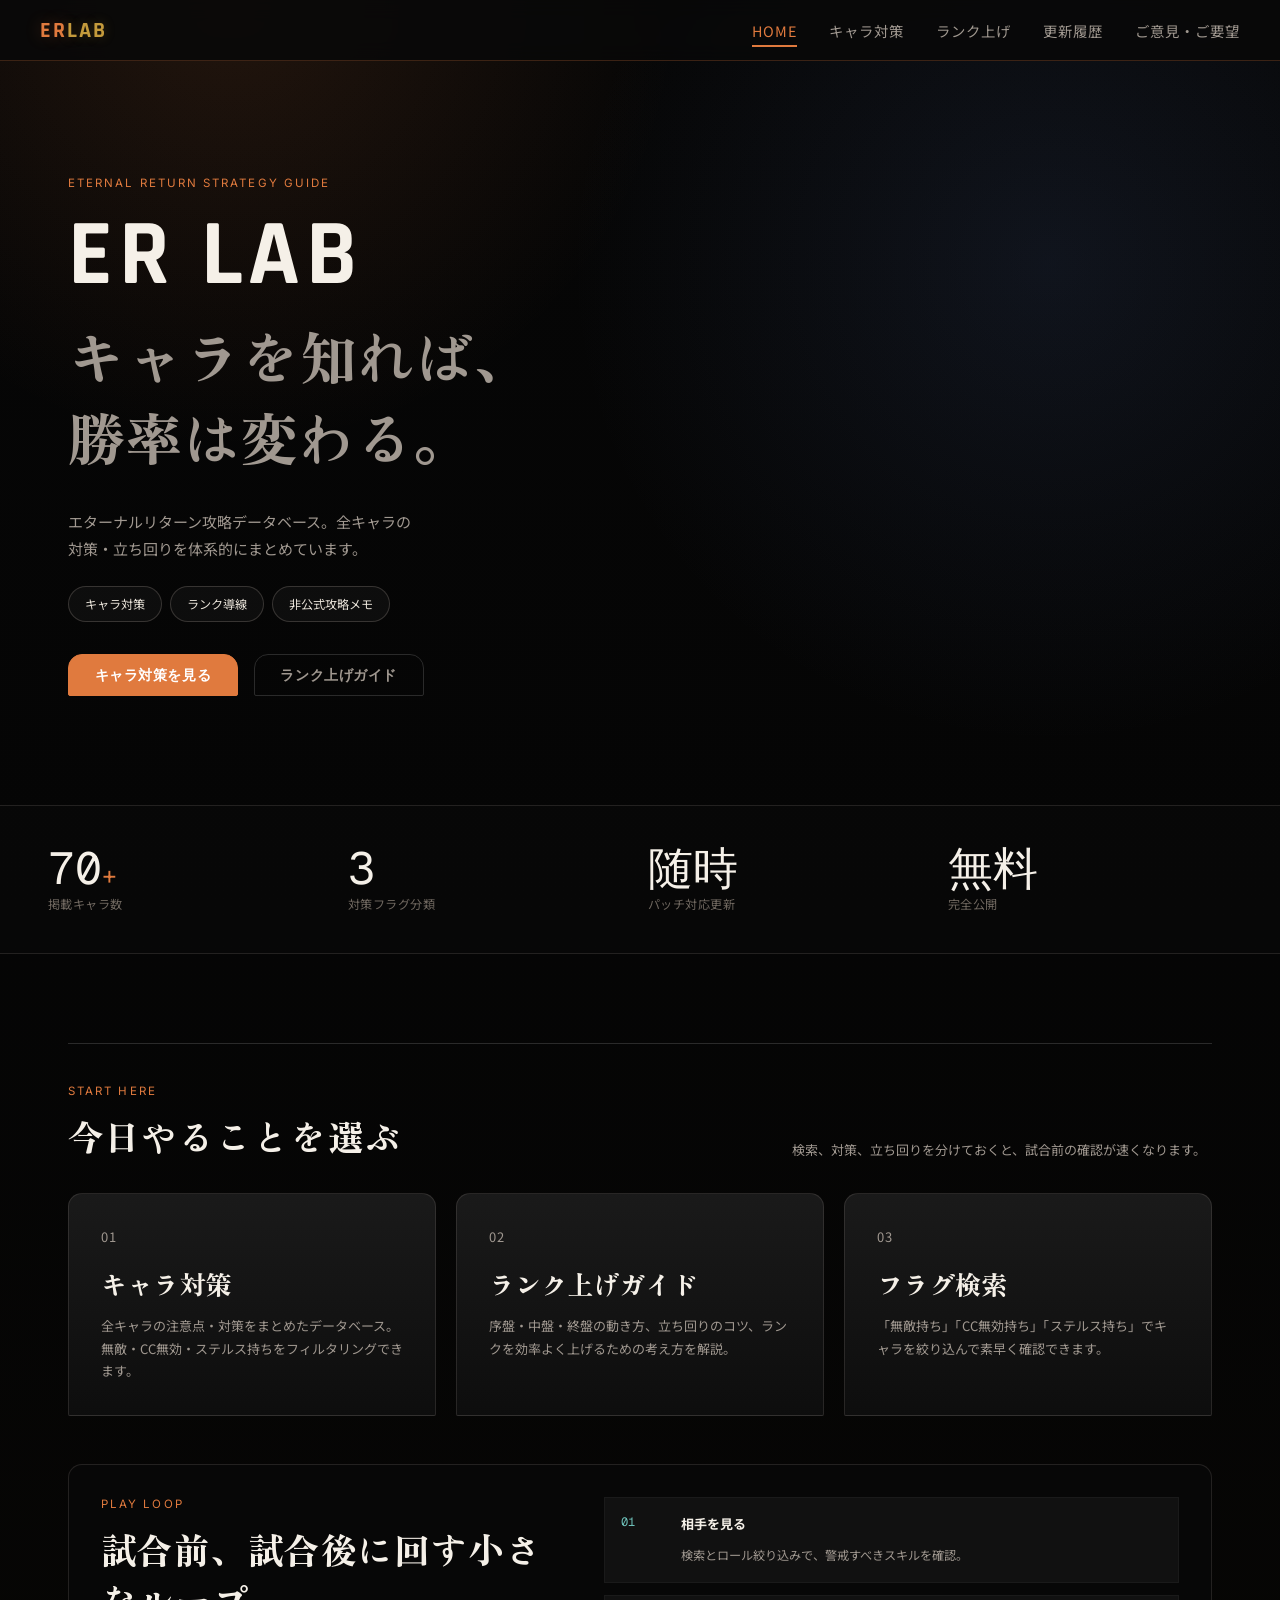
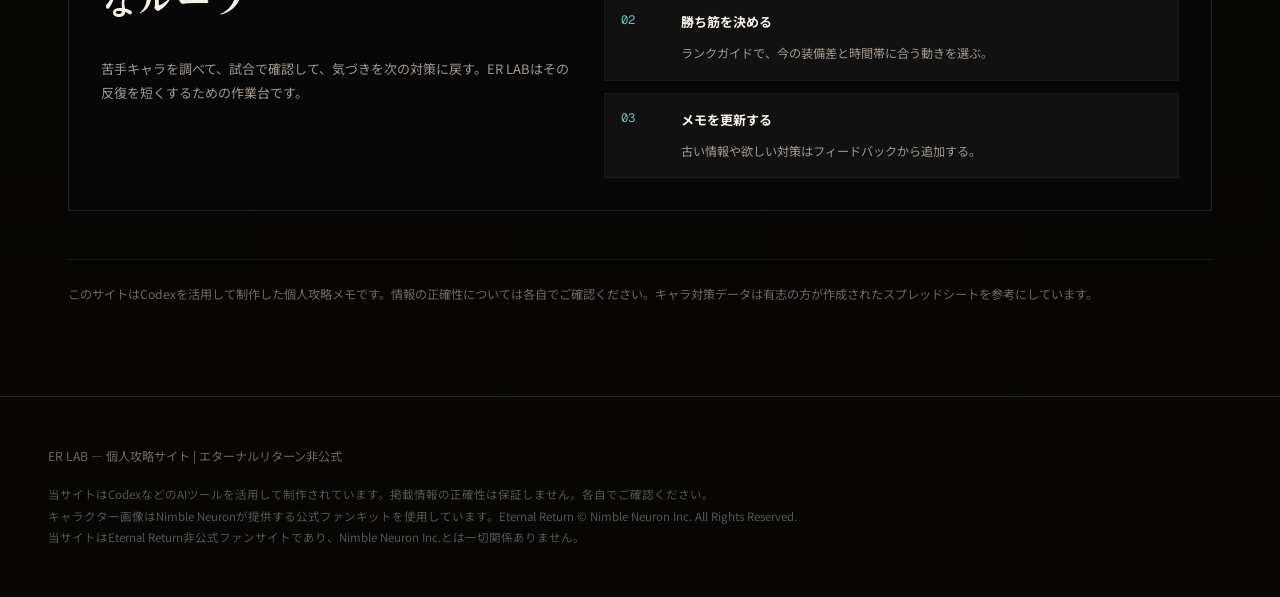
<file: index.html>
<!DOCTYPE html>
<html lang="ja">
<head>
  <meta charset="UTF-8">
  <meta name="viewport" content="width=device-width, initial-scale=1.0">
  <title>ER LAB — エターナルリターン攻略</title>
  <link rel="preconnect" href="https://fonts.googleapis.com">
  <link rel="preconnect" href="https://fonts.gstatic.com" crossorigin>
  <link href="https://fonts.googleapis.com/css2?family=Rajdhani:wght@400;600;700&family=Noto+Sans+JP:wght@400;500;700&family=Zen+Antique&family=Inter:wght@400;600&display=swap" rel="stylesheet">
  <link rel="preload" as="style" href="https://fonts.googleapis.com/css2?family=Geist+Mono:wght@400;500;700&display=swap">
  <link href="https://fonts.googleapis.com/css2?family=Geist+Mono:wght@400;500;700&display=swap" rel="stylesheet">
  <link rel="stylesheet" href="css/style.css">
</head>
<body>

<nav>
  <div class="nav-inner">
    <a href="index.html" class="nav-logo">ER<span>LAB</span></a>
    <ul class="nav-links">
      <li><a href="index.html" class="active">HOME</a></li>
      <li><a href="characters.html">キャラ対策</a></li>
      <li><a href="rank-guide.html">ランク上げ</a></li>
      <li><a href="changelog.html">更新履歴</a></li>
      <li><a href="feedback.html">ご意見・ご要望</a></li>
    </ul>
  </div>
</nav>

<div class="hero">
  <div class="hero-inner">
    <div class="hero-copy">
      <p class="hero-eyebrow">ETERNAL RETURN STRATEGY GUIDE</p>
      <h1 class="hero-title">
        <span class="hero-title-en">ER LAB</span>
        <span class="hero-title-jp">キャラを知れば、<br>勝率は変わる。</span>
      </h1>
      <p class="hero-lead">エターナルリターン攻略データベース。全キャラの対策・立ち回りを体系的にまとめています。</p>
      <div class="hero-points" aria-label="ER LABの特徴">
        <span>キャラ対策</span>
        <span>ランク導線</span>
        <span>非公式攻略メモ</span>
      </div>
      <div class="hero-cta">
        <a href="characters.html" class="btn btn-primary">キャラ対策を見る</a>
        <a href="rank-guide.html" class="btn btn-secondary">ランク上げガイド</a>
      </div>
    </div>
  </div>
</div>

<div class="data-strip">
  <div class="data-strip-inner">
    <div class="data-item">
      <span class="data-num">70<span class="data-unit">+</span></span>
      <span class="data-label">掲載キャラ数</span>
    </div>
    <div class="data-item">
      <span class="data-num">3</span>
      <span class="data-label">対策フラグ分類</span>
    </div>
    <div class="data-item">
      <span class="data-num">随時</span>
      <span class="data-label">パッチ対応更新</span>
    </div>
    <div class="data-item">
      <span class="data-num">無料</span>
      <span class="data-label">完全公開</span>
    </div>
  </div>
</div>

<main>
  <div class="section-rule"></div>
  <div class="section-heading-row">
    <div>
      <p class="page-eyebrow">START HERE</p>
      <h2 class="section-title">今日やることを選ぶ</h2>
    </div>
    <p class="section-copy">検索、対策、立ち回りを分けておくと、試合前の確認が速くなります。</p>
  </div>
  <div class="cards-grid">
    <a href="characters.html" class="card">
      <p class="card-num">01</p>
      <h3>キャラ対策</h3>
      <p>全キャラの注意点・対策をまとめたデータベース。無敵・CC無効・ステルス持ちをフィルタリングできます。</p>
    </a>
    <a href="rank-guide.html" class="card">
      <p class="card-num">02</p>
      <h3>ランク上げガイド</h3>
      <p>序盤・中盤・終盤の動き方、立ち回りのコツ、ランクを効率よく上げるための考え方を解説。</p>
    </a>
    <a href="characters.html" class="card">
      <p class="card-num">03</p>
      <h3>フラグ検索</h3>
      <p>「無敵持ち」「CC無効持ち」「ステルス持ち」でキャラを絞り込んで素早く確認できます。</p>
    </a>
  </div>

  <section class="workflow-band" aria-label="ER LABの使い方">
    <div class="workflow-copy">
      <p class="page-eyebrow">PLAY LOOP</p>
      <h2 class="section-title">試合前、試合後に回す小さなループ</h2>
      <p>苦手キャラを調べて、試合で確認して、気づきを次の対策に戻す。ER LABはその反復を短くするための作業台です。</p>
    </div>
    <div class="workflow-steps">
      <div class="workflow-step">
        <span class="step-index">01</span>
        <strong>相手を見る</strong>
        <p>検索とロール絞り込みで、警戒すべきスキルを確認。</p>
      </div>
      <div class="workflow-step">
        <span class="step-index">02</span>
        <strong>勝ち筋を決める</strong>
        <p>ランクガイドで、今の装備差と時間帯に合う動きを選ぶ。</p>
      </div>
      <div class="workflow-step">
        <span class="step-index">03</span>
        <strong>メモを更新する</strong>
        <p>古い情報や欲しい対策はフィードバックから追加する。</p>
      </div>
    </div>
  </section>

  <div class="site-note">
    このサイトはCodexを活用して制作した個人攻略メモです。情報の正確性については各自でご確認ください。キャラ対策データは有志の方が作成されたスプレッドシートを参考にしています。
  </div>
</main>

<footer>
  ER LAB — 個人攻略サイト | エターナルリターン非公式<br>
  <small style="font-size:0.72rem; color:#555;">
    当サイトはCodexなどのAIツールを活用して制作されています。掲載情報の正確性は保証しません。各自でご確認ください。<br>
    キャラクター画像はNimble Neuronが提供する公式ファンキットを使用しています。Eternal Return &copy; Nimble Neuron Inc. All Rights Reserved.<br>
    当サイトはEternal Return非公式ファンサイトであり、Nimble Neuron Inc.とは一切関係ありません。
  </small>
</footer>

</body>
</html>
</file>
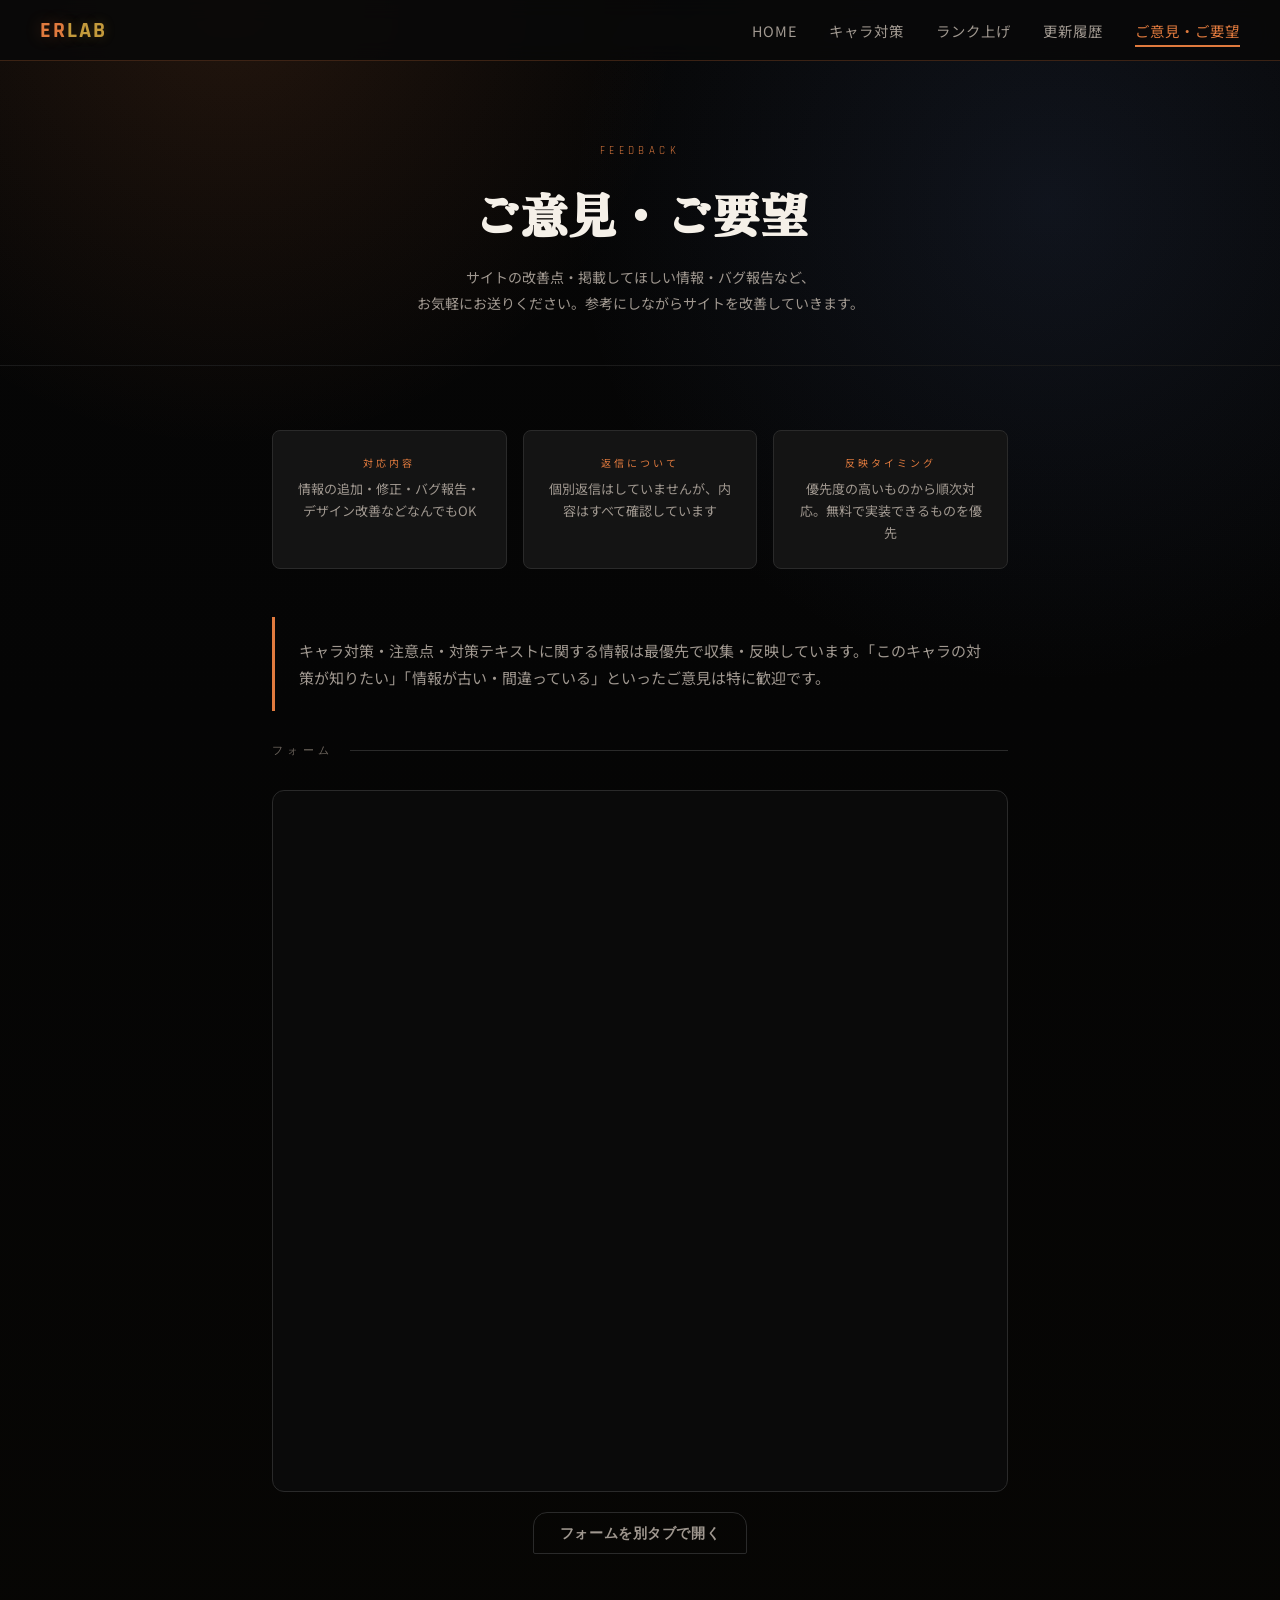
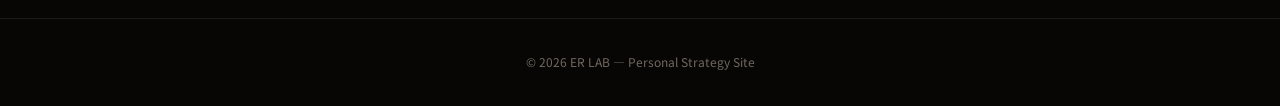
<file: feedback.html>
<!DOCTYPE html>
<html lang="ja">
<head>
  <meta charset="UTF-8">
  <meta name="viewport" content="width=device-width, initial-scale=1.0">
  <title>ER LAB — ご意見・ご要望</title>
  <link rel="preconnect" href="https://fonts.googleapis.com">
  <link rel="preconnect" href="https://fonts.gstatic.com" crossorigin>
  <link href="https://fonts.googleapis.com/css2?family=Rajdhani:wght@400;600;700&family=Noto+Sans+JP:wght@400;500;700&family=Zen+Antique&family=Inter:wght@400;600&display=swap" rel="stylesheet">
  <link rel="stylesheet" href="css/style.css">
  <style>
    .feedback-hero {
      padding: var(--s-20) var(--s-8) var(--s-12);
      text-align: center;
      border-bottom: 1px solid var(--border-subtle);
    }
    .feedback-hero .eyebrow {
      font-family: var(--font-display);
      font-size: 11px; letter-spacing: 0.4em; text-transform: uppercase;
      color: var(--accent); margin-bottom: var(--s-4);
    }
    .feedback-hero h1 {
      font-family: var(--font-headline-jp);
      font-size: clamp(28px, 4vw, 48px);
      color: var(--text); margin-bottom: var(--s-4);
    }
    .feedback-hero p {
      font-size: 14px; color: var(--text-secondary);
      line-height: 1.9; max-width: 560px; margin: 0 auto;
    }

    .feedback-main {
      max-width: 800px; margin: 0 auto;
      padding: var(--s-16) var(--s-8);
    }

    .info-cards {
      display: grid; grid-template-columns: repeat(3, 1fr);
      gap: var(--s-4); margin-bottom: var(--s-12);
    }
    .info-card {
      background: var(--bg-card);
      border: 1px solid var(--border);
      border-radius: 8px; padding: var(--s-6);
      text-align: center;
    }
    .info-card-label {
      font-size: 10px; letter-spacing: 0.3em; text-transform: uppercase;
      color: var(--accent); margin-bottom: var(--s-2);
    }
    .info-card p { font-size: 13px; color: var(--text-secondary); line-height: 1.7; }

    .form-section-label {
      font-family: var(--font-display);
      font-size: 11px; letter-spacing: 0.4em; text-transform: uppercase;
      color: var(--text-muted);
      display: flex; align-items: center; gap: var(--s-4);
      margin-bottom: var(--s-8);
    }
    .form-section-label::after {
      content: ''; flex: 1; height: 1px; background: var(--border);
    }

    .form-wrap {
      background: var(--bg-surface);
      border: 1px solid var(--border);
      border-radius: 12px; overflow: hidden;
    }
    .form-wrap iframe {
      width: 100%; border: none; display: block;
      min-height: 680px;
    }
    .form-placeholder {
      padding: var(--s-16); text-align: center;
    }
    .form-placeholder .step {
      background: var(--bg-card);
      border: 1px solid var(--border);
      border-radius: 8px; padding: var(--s-8);
      margin-bottom: var(--s-4); text-align: left;
    }
    .form-placeholder .step-num {
      font-family: var(--font-display);
      font-size: 11px; letter-spacing: 0.3em; text-transform: uppercase;
      color: var(--accent); margin-bottom: var(--s-2);
    }
    .form-placeholder .step p {
      font-size: 13px; color: var(--text-secondary); line-height: 1.8;
    }
    .form-placeholder .step code {
      font-family: var(--font-mono);
      font-size: 12px; color: var(--accent);
      background: var(--bg-raised); padding: 2px 8px; border-radius: 4px;
    }

    @media (max-width: 600px) {
      .info-cards { grid-template-columns: 1fr; }
      .feedback-main { padding: var(--s-10) var(--s-4); }
    }
  </style>
</head>
<body>

<nav>
  <div class="nav-inner">
    <a href="index.html" class="nav-logo">ER<span>LAB</span></a>
    <ul class="nav-links">
      <li><a href="index.html">HOME</a></li>
      <li><a href="characters.html">キャラ対策</a></li>
      <li><a href="rank-guide.html">ランク上げ</a></li>
      <li><a href="changelog.html">更新履歴</a></li>
      <li><a href="feedback.html" class="active">ご意見・ご要望</a></li>
    </ul>
  </div>
</nav>

<div class="feedback-hero">
  <p class="eyebrow">Feedback</p>
  <h1>ご意見・ご要望</h1>
  <p>サイトの改善点・掲載してほしい情報・バグ報告など、<br>お気軽にお送りください。参考にしながらサイトを改善していきます。</p>
</div>

<div class="feedback-main">

  <div class="info-cards">
    <div class="info-card">
      <div class="info-card-label">対応内容</div>
      <p>情報の追加・修正・バグ報告・デザイン改善などなんでもOK</p>
    </div>
    <div class="info-card">
      <div class="info-card-label">返信について</div>
      <p>個別返信はしていませんが、内容はすべて確認しています</p>
    </div>
    <div class="info-card">
      <div class="info-card-label">反映タイミング</div>
      <p>優先度の高いものから順次対応。無料で実装できるものを優先</p>
    </div>
  </div>

  <div class="highlight-box" style="margin: 0 0 var(--s-8);">
    キャラ対策・注意点・対策テキストに関する情報は最優先で収集・反映しています。「このキャラの対策が知りたい」「情報が古い・間違っている」といったご意見は特に歓迎です。
  </div>

  <div class="form-section-label">フォーム</div>

  <div class="form-wrap" id="form-wrap">
    <iframe src="https://docs.google.com/forms/d/e/1FAIpQLSfV1YD_x1QppoxKxHPSRMZdE0B8OJB5HTUb1NZqfL_gmTqs0Q/viewform?embedded=true"
      width="100%" height="700" frameborder="0" marginheight="0" marginwidth="0"
      title="ER LAB ご意見・ご要望フォーム"
      style="display:block;">読み込んでいます…</iframe>
  </div>
  <div class="form-actions">
    <a class="btn btn-secondary" href="https://docs.google.com/forms/d/e/1FAIpQLSfV1YD_x1QppoxKxHPSRMZdE0B8OJB5HTUb1NZqfL_gmTqs0Q/viewform" target="_blank" rel="noopener">フォームを別タブで開く</a>
  </div>

</div>

<footer style="border-top:1px solid var(--border-subtle);padding:32px;text-align:center;">
  <p style="font-size:12px;color:var(--text-muted);">© 2026 ER LAB — Personal Strategy Site</p>
</footer>

</body>
</html>
</file>
<file: css/style.css>
:root {
  /* === Void（深い黒 — 背景） === */
  --void-950: #050505;
  --void-900: #0a0a0a;
  --void-800: #141414;
  --void-700: #1e1e1e;
  --void-600: #2a2a2a;

  /* === Ash（テキスト — 煙色） === */
  --ash-50:  #f5f0e8;
  --ash-100: #e8e2d8;
  --ash-300: #a09890;
  --ash-500: #706860;

  /* === Ember（強調 — 1セクション1点のみ） === */
  --ember-400: #f09a6a;
  --ember-500: #e07a3e;
  --ember-600: #c75b2c;

  /* === Gold（ランク・レア度表示専用） === */
  --gold-400: #d4a843;
  --gold-500: #c49a3c;
  --gold-600: #a07d2e;

  /* === Rank（ランク分類専用 — 装飾使用禁止） === */
  --rank-iron:     #7a7a8a;
  --rank-bronze:   #8b6340;
  --rank-silver:   #9aa4b8;
  --rank-gold:     #c49a3c;
  --rank-platinum: #6dbfb8;
  --rank-diamond:  #5b7cc4;
  --rank-meteor:   #9b5de5;

  /* === セマンティックエイリアス === */
  --bg:              var(--void-950);
  --bg-surface:      var(--void-900);
  --bg-card:         var(--void-800);
  --bg-raised:       var(--void-700);
  --text:            var(--ash-50);
  --text-secondary:  var(--ash-300);
  --text-muted:      var(--ash-500);
  --border:          var(--void-600);
  --border-subtle:   #1a1a1a;
  --accent:          var(--ember-500);
  --accent-hover:    var(--ember-400);
  --accent-gold:     var(--gold-500);

  /* === Typography === */
  --font-display:     'Rajdhani', sans-serif;
  --font-headline-jp: 'Zen Antique', serif;
  --font-jp:          'Noto Sans JP', sans-serif;
  --font-sans:        'Inter', sans-serif;
  --font-mono:        'Geist Mono', monospace;

  /* === Spacing（4pxグリッド） === */
  --s-1: 4px;  --s-2: 8px;   --s-3: 12px;  --s-4: 16px;
  --s-5: 20px; --s-6: 24px;  --s-8: 32px;  --s-10: 40px;
  --s-12: 48px; --s-16: 64px; --s-20: 80px; --s-24: 96px;

  /* === Section rhythm === */
  --section-hero: clamp(80px, 9vw, 128px);
  --section-xl:   clamp(72px, 8.5vw, 120px);
  --section-lg:   clamp(64px, 7vw, 100px);
  --section-md:   clamp(48px, 5.5vw, 80px);

  /* === Container === */
  --container-max:     1240px;
  --container-px:      clamp(20px, 4vw, 48px);

  /* === Radius（Stratum corners — 上だけ丸がsignature） === */
  --r-sm:      4px;
  --r-md:      8px;
  --r-stratum: 14px 14px 2px 2px;
  --r-pill:    999px;

  /* === Shadow（冷色のみ） === */
  --shadow-card:  0 1px 2px rgba(0,0,0,0.5), 0 8px 24px rgba(0,0,0,0.35);
  --shadow-ember: 0 12px 32px rgba(224, 122, 62, 0.18);

  /* === Motion === */
  --ease-out:     cubic-bezier(0.22, 1, 0.36, 1);
  --ease-stratum: cubic-bezier(0.16, 1.0, 0.3, 1);
  --dur-fast: 180ms;
  --dur-norm: 360ms;

  /* === Typography Scale === */
  --text-eyebrow:  clamp(0.6875rem, 0.9vw, 0.8125rem);
  --text-meta:     clamp(0.75rem, 0.95vw, 0.875rem);
  --text-body-sm:  clamp(0.8125rem, 0.95vw, 0.9375rem);
  --text-body:     clamp(0.9375rem, 1.05vw, 1.0625rem);
  --text-h3:       clamp(1.2rem, 1.8vw + 0.2rem, 1.7rem);
  --text-h2:       clamp(1.6rem, 2.4vw + 0.3rem, 2.4rem);
  --text-section:  clamp(2.2rem, 4vw + 0.4rem, 4rem);
  --text-display:  clamp(3.2rem, 6vw + 1rem, 7rem);
  --text-stat:     clamp(2rem, 3.5vw, 3rem);

  /* 後方互換エイリアス（既存コードへの影響を最小化） */
  --bg-primary:    var(--bg);
  --bg-secondary:  var(--bg-surface);
  --text-primary:  var(--text);
  --border-color:  var(--border);
  --accent-main:   var(--accent);
  --accent-red:    #cc2200;
  --accent-orange: var(--ember-400);
  --glow-main:     0 0 16px rgba(224,122,62,0.3);
  --glow-red:      0 0 10px rgba(204,34,0,0.4);
  --glow-gold:     0 0 12px rgba(196,154,60,0.25);
}

* {
  margin: 0;
  padding: 0;
  box-sizing: border-box;
}

body {
  background:
    radial-gradient(circle at 18% 0%, rgba(224,122,62,0.13), transparent 28rem),
    radial-gradient(circle at 82% 12%, rgba(91,124,196,0.12), transparent 30rem),
    linear-gradient(180deg, #060606 0%, var(--bg-primary) 42%, #070604 100%);
  color: var(--text-primary);
  font-family: 'Noto Sans JP', sans-serif;
  min-height: 100vh;
  overflow-x: hidden;
}


/* ===== NAVBAR ===== */
nav {
  position: sticky;
  top: 0;
  z-index: 100;
  background: rgba(8, 8, 8, 0.88);
  border-bottom: 1px solid rgba(224,122,62,0.24);
  backdrop-filter: blur(10px);
  padding: 0 2rem;
}

.nav-inner {
  max-width: 1200px;
  margin: 0 auto;
  display: flex;
  align-items: center;
  justify-content: space-between;
  height: 60px;
}

.nav-logo {
  font-family: 'Rajdhani', sans-serif;
  font-size: 1.4rem;
  font-weight: 700;
  color: var(--accent-main);
  text-decoration: none;
  text-shadow: var(--glow-main);
  letter-spacing: 2px;
}

.nav-logo span {
  color: var(--accent-gold);
  text-shadow: var(--glow-gold);
}

.nav-links {
  display: flex;
  gap: 2rem;
  list-style: none;
}

.nav-links a {
  color: var(--text-secondary);
  text-decoration: none;
  font-size: 0.9rem;
  letter-spacing: 1px;
  padding: 4px 0;
  border-bottom: 2px solid transparent;
  transition: all 0.2s;
}

.nav-links a:hover,
.nav-links a.active {
  color: var(--accent-main);
  border-bottom-color: var(--accent-main);
}

/* ===== MAIN WRAPPER ===== */
main {
  position: relative;
  z-index: 1;
  max-width: var(--container-max);
  margin: 0 auto;
  padding: var(--section-lg) var(--container-px);
}

/* ===== HERO ===== */
.hero {
  padding: var(--section-hero) var(--container-px) var(--section-xl);
  max-width: var(--container-max);
  margin: 0 auto;
  position: relative;
}

.hero-inner {
  max-width: 760px;
}

/* --- copy side --- */
.hero-eyebrow {
  font-family: var(--font-sans);
  font-size: var(--text-eyebrow);
  letter-spacing: 0.18em;
  color: var(--ember-500);
  text-transform: uppercase;
  margin-bottom: var(--s-5);
}

.hero-title {
  margin-bottom: var(--s-8);
  line-height: 1;
}

.hero-title-en {
  display: block;
  font-family: var(--font-display);
  font-size: var(--text-display);
  font-weight: 700;
  letter-spacing: 0.06em;
  color: var(--text);
  line-height: 1;
  margin-bottom: var(--s-3);
}

.hero-title-jp {
  display: block;
  font-family: var(--font-headline-jp);
  font-size: var(--text-section);
  color: var(--ash-300);
  line-height: 1.4;
  font-weight: 400;
}

.hero-lead {
  font-family: var(--font-jp);
  font-size: var(--text-body);
  color: var(--text-secondary);
  line-height: 1.8;
  max-width: 44ch;
  margin-bottom: var(--s-10);
}

.hero-points {
  display: flex;
  flex-wrap: wrap;
  gap: var(--s-2);
  margin: calc(-1 * var(--s-4)) 0 var(--s-8);
}

.hero-points span {
  border: 1px solid rgba(160,152,144,0.28);
  border-radius: var(--r-pill);
  color: var(--ash-100);
  background: rgba(20,20,20,0.62);
  font-family: var(--font-jp);
  font-size: var(--text-meta);
  padding: var(--s-2) var(--s-4);
}

.hero-cta {
  display: flex;
  gap: var(--s-4);
  flex-wrap: wrap;
}

/* ===== DATA STRIP ===== */
.data-strip {
  border-top: 1px solid rgba(160,152,144,0.18);
  border-bottom: 1px solid rgba(160,152,144,0.18);
  padding: var(--s-6) var(--container-px);
  background: rgba(10,10,10,0.55);
}

.data-strip-inner {
  max-width: var(--container-max);
  margin: 0 auto;
  display: grid;
  grid-template-columns: repeat(4, 1fr);
  gap: var(--s-4);
}

.data-item {
  display: flex;
  flex-direction: column;
  gap: var(--s-1);
  padding: var(--s-4) 0;
}

.data-num {
  font-family: var(--font-mono);
  font-size: var(--text-stat);
  color: var(--text);
  line-height: 1;
}

.data-unit {
  font-size: 0.55em;
  color: var(--ember-500);
}

.data-label {
  font-family: var(--font-jp);
  font-size: var(--text-meta);
  color: var(--text-muted);
  letter-spacing: 0.04em;
}

/* ===== BUTTONS ===== */
.btn {
  display: inline-block;
  padding: 0.65rem 1.6rem;
  font-family: var(--font-sans);
  font-size: 0.9rem;
  font-weight: 600;
  letter-spacing: 0.04em;
  text-decoration: none;
  border-radius: var(--r-stratum);
  transition: background var(--dur-fast) var(--ease-out),
              box-shadow var(--dur-fast) var(--ease-out);
  cursor: pointer;
  border: 1px solid transparent;
}

.btn:focus-visible,
.nav-links a:focus-visible,
.card:focus-visible {
  outline: 2px solid var(--rank-platinum);
  outline-offset: 4px;
}

.btn-primary {
  background: var(--ember-500);
  color: #fff;
  border-color: var(--ember-500);
}

.btn-primary:hover {
  background: var(--ember-400);
  box-shadow: var(--shadow-ember);
}

.btn-secondary {
  background: transparent;
  color: var(--text-secondary);
  border-color: var(--border);
}

.btn-secondary:hover {
  border-color: var(--text-secondary);
  color: var(--text);
}

/* ===== SECTION RULE + TITLE ===== */
.section-rule {
  height: 1px;
  background: var(--border);
  margin-bottom: var(--s-10);
}

.section-title {
  font-family: var(--font-headline-jp);
  font-size: var(--text-h2);
  font-weight: 400;
  color: var(--text);
  margin-bottom: var(--s-8);
  letter-spacing: 0.04em;
}

/* ===== CARDS (Index) ===== */
.cards-grid {
  display: grid;
  grid-template-columns: repeat(auto-fit, minmax(280px, 1fr));
  gap: var(--s-5);
  margin-bottom: var(--s-12);
}

.section-heading-row {
  display: grid;
  grid-template-columns: minmax(0, 1fr) minmax(260px, 420px);
  gap: var(--s-8);
  align-items: end;
  margin-bottom: var(--s-8);
}

.section-heading-row .section-title {
  margin-bottom: 0;
}

.section-copy {
  color: var(--text-secondary);
  line-height: 1.8;
  font-size: var(--text-body-sm);
}

.card {
  background: linear-gradient(180deg, rgba(30,30,30,0.86), rgba(14,14,14,0.96));
  border: 1px solid rgba(160,152,144,0.18);
  border-radius: var(--r-stratum);
  padding: var(--s-8);
  text-decoration: none;
  color: inherit;
  transition: border-color var(--dur-fast) var(--ease-out),
              background var(--dur-fast) var(--ease-out),
              transform var(--dur-fast) var(--ease-out);
}

.card:hover {
  border-color: var(--ember-600);
  background: var(--bg-raised);
  transform: translateY(-2px);
}

.workflow-band {
  display: grid;
  grid-template-columns: minmax(0, 0.9fr) minmax(320px, 1.1fr);
  gap: var(--s-8);
  align-items: start;
  border: 1px solid rgba(160,152,144,0.18);
  border-radius: var(--r-stratum);
  padding: var(--s-8);
  margin-bottom: var(--s-12);
  background: rgba(10,10,10,0.68);
}

.workflow-copy p:last-child {
  color: var(--text-secondary);
  line-height: 1.85;
  font-size: var(--text-body-sm);
}

.workflow-steps {
  display: grid;
  gap: var(--s-3);
}

.workflow-step {
  display: grid;
  grid-template-columns: 44px 1fr;
  gap: var(--s-3) var(--s-4);
  align-items: start;
  padding: var(--s-4);
  border: 1px solid var(--border-subtle);
  background: rgba(20,20,20,0.82);
}

.workflow-step .step-index {
  grid-row: span 2;
  font-family: var(--font-mono);
  color: var(--rank-platinum);
  font-size: var(--text-meta);
}

.workflow-step strong {
  color: var(--text);
  font-size: var(--text-body-sm);
}

.workflow-step p {
  color: var(--text-secondary);
  line-height: 1.7;
  font-size: var(--text-meta);
}

.card-num {
  font-family: var(--font-mono);
  font-size: var(--text-eyebrow);
  color: var(--ember-500);
  letter-spacing: 0.08em;
  margin-bottom: var(--s-4);
}

.card h3 {
  font-family: var(--font-headline-jp);
  font-size: var(--text-h3);
  font-weight: 400;
  color: var(--text);
  margin-bottom: var(--s-3);
}

.card p {
  font-family: var(--font-jp);
  font-size: var(--text-body-sm);
  color: var(--text-secondary);
  line-height: 1.75;
}

/* ===== SITE NOTE ===== */
.site-note {
  font-family: var(--font-jp);
  font-size: var(--text-meta);
  color: var(--text-muted);
  line-height: 1.8;
  border-top: 1px solid var(--border-subtle);
  padding-top: var(--s-6);
  margin-top: var(--s-4);
}

/* ===== PAGE HEADER ===== */
.page-eyebrow {
  font-family: var(--font-sans);
  font-size: var(--text-eyebrow);
  letter-spacing: 0.18em;
  color: var(--ember-500);
  text-transform: uppercase;
  margin-bottom: var(--s-3);
}

.page-header {
  padding: var(--section-lg) 0 var(--s-10);
  border-bottom: 1px solid var(--border);
  margin-bottom: var(--s-10);
}

.page-header h1 {
  font-family: var(--font-headline-jp);
  font-size: var(--text-h2);
  font-weight: 400;
  color: var(--text);
  margin-bottom: var(--s-3);
}

.page-lead {
  font-family: var(--font-jp);
  font-size: var(--text-body);
  color: var(--text-secondary);
  line-height: 1.8;
}

.page-header-inline {
  padding-bottom: var(--s-6);
  border-bottom: 1px solid var(--border);
  margin-bottom: var(--s-6);
}

.page-header-inline h1 {
  font-family: var(--font-headline-jp);
  font-size: var(--text-h2);
  font-weight: 400;
  color: var(--text);
  margin-bottom: var(--s-2);
}

.patch-info {
  font-family: var(--font-mono);
  font-size: var(--text-meta);
  color: var(--text-muted);
  margin-top: var(--s-2);
}

/* ===== FILTER BAR ===== */
.filter-bar {
  display: flex;
  gap: 1rem;
  flex-wrap: wrap;
  align-items: center;
  margin-bottom: 1.5rem;
}

.search-box {
  flex: 1;
  min-width: 200px;
  background: var(--bg-card);
  border: 1px solid var(--border-color);
  color: var(--text-primary);
  padding: 0.6rem 1rem;
  font-family: 'Noto Sans JP', sans-serif;
  font-size: 0.9rem;
  outline: none;
  transition: border-color 0.2s;
}

.search-box:focus {
  border-color: var(--accent-main);
}

.search-box::placeholder {
  color: var(--text-secondary);
}

.filter-btn {
  background: transparent;
  border: 1px solid var(--border-color);
  color: var(--text-secondary);
  padding: 0.5rem 1rem;
  font-size: 0.8rem;
  font-family: 'Noto Sans JP', sans-serif;
  cursor: pointer;
  transition: all 0.2s;
  letter-spacing: 1px;
}

.filter-btn:hover,
.filter-btn.active {
  border-color: var(--accent-main);
  color: var(--accent-main);
  background: rgba(255, 102, 0, 0.08);
}

/* ===== CHARACTER CARDS ===== */
.char-grid {
  display: grid;
  grid-template-columns: repeat(auto-fill, minmax(360px, 1fr));
  gap: 1rem;
}

.char-card {
  background: var(--bg-card);
  border: 1px solid var(--border-color);
  transition: all 0.2s;
  cursor: pointer;
  overflow: hidden;
}

.char-card:hover {
  border-color: var(--accent-main);
  background: rgba(255, 102, 0, 0.04);
}

.char-top {
  display: flex;
  align-items: center;
  gap: 0.8rem;
  padding: 0.8rem 1rem;
}

.char-img-wrap {
  width: 56px;
  height: 56px;
  flex-shrink: 0;
  border: 1px solid var(--border-color);
  overflow: hidden;
  background: #1a1a1a;
  display: flex;
  align-items: center;
  justify-content: center;
}

.char-img-wrap img {
  width: 100%;
  height: 100%;
  object-fit: cover;
  object-position: top center;
}

.char-img-placeholder {
  font-size: 1.4rem;
  color: var(--text-secondary);
  user-select: none;
}

.char-info {
  flex: 1;
  min-width: 0;
}

.char-header {
  display: flex;
  align-items: center;
  justify-content: space-between;
  margin-bottom: 0.3rem;
}

.char-name {
  font-family: 'Rajdhani', sans-serif;
  font-size: 1.1rem;
  font-weight: 700;
  letter-spacing: 2px;
  color: var(--accent-main);
}

.char-badges {
  display: flex;
  gap: 0.3rem;
  flex-wrap: wrap;
}

.badge {
  font-size: 0.6rem;
  padding: 2px 5px;
  border: 1px solid;
  letter-spacing: 1px;
  font-family: 'Rajdhani', sans-serif;
  font-weight: 600;
}

.badge-invincible { color: #ff6600; border-color: #ff6600; background: rgba(255,102,0,0.12); }
.badge-cc { color: #cc2200; border-color: #cc2200; background: rgba(204,34,0,0.12); }
.badge-stealth { color: #c49a3c; border-color: #c49a3c; background: rgba(196,154,60,0.12); }

.char-preview {
  font-size: 0.78rem;
  color: var(--text-secondary);
  white-space: nowrap;
  overflow: hidden;
  text-overflow: ellipsis;
}

.char-body {
  display: none;
  padding: 0 1rem 1rem;
  border-top: 1px solid var(--border-color);
  margin-top: 0;
}

.char-card.open .char-body {
  display: block;
  padding-top: 0.8rem;
}

.char-section {
  margin-bottom: 0.8rem;
}

.char-section-label {
  font-size: 0.68rem;
  font-family: 'Rajdhani', sans-serif;
  letter-spacing: 2px;
  color: var(--text-secondary);
  text-transform: uppercase;
  margin-bottom: 0.3rem;
}

.char-section-label.danger { color: var(--accent-orange); }
.char-section-label.counter { color: var(--accent-gold); }
.char-section-label.note { color: var(--accent-red); }

.char-section p {
  font-size: 0.84rem;
  line-height: 1.7;
  color: var(--text-primary);
}

/* ===== RANK PAGE ===== */
.rank-section {
  margin-bottom: var(--s-10);
}

.rank-section h2 {
  font-family: var(--font-headline-jp);
  font-size: var(--text-h3);
  font-weight: 400;
  color: var(--text);
  margin-bottom: var(--s-5);
  padding-bottom: var(--s-3);
  border-bottom: 1px solid var(--border);
}

.tip-list {
  list-style: none;
  display: flex;
  flex-direction: column;
}

.tip-list li {
  font-family: var(--font-jp);
  font-size: var(--text-body-sm);
  line-height: 1.75;
  color: var(--text-secondary);
  padding: var(--s-4) 0 var(--s-4) var(--s-6);
  border-bottom: 1px solid var(--border-subtle);
  position: relative;
}

.tip-list li::before {
  content: '';
  position: absolute;
  left: 0;
  top: 50%;
  transform: translateY(-50%);
  width: 2px;
  height: 1.2em;
  background: var(--ember-600);
}

.highlight-box {
  border-left: 3px solid var(--ember-500);
  padding: var(--s-5) var(--s-6);
  margin-bottom: var(--s-8);
  font-family: var(--font-jp);
  font-size: var(--text-body);
  line-height: 1.8;
  color: var(--text-secondary);
}

.phase-grid {
  display: grid;
  grid-template-columns: repeat(auto-fit, minmax(240px, 1fr));
  gap: var(--s-4);
  margin-bottom: var(--s-10);
}

.phase-card {
  background: var(--bg-card);
  border: 1px solid var(--border);
  border-radius: var(--r-stratum);
  padding: var(--s-6);
}

.phase-card h3 {
  font-family: var(--font-headline-jp);
  font-size: var(--text-h3);
  font-weight: 400;
  margin-bottom: var(--s-5);
  color: var(--text);
}

.phase-time {
  font-family: var(--font-mono);
  font-size: var(--text-meta);
  color: var(--text-muted);
  margin-left: var(--s-2);
}

.phase-card.early { border-top-color: var(--gold-500); }
.phase-card.mid   { border-top-color: var(--ember-500); }
.phase-card.late  { border-top-color: #cc2200; }

.phase-card ul {
  list-style: none;
  font-family: var(--font-jp);
  font-size: var(--text-body-sm);
  line-height: 1.75;
  color: var(--text-secondary);
  display: flex;
  flex-direction: column;
  gap: var(--s-2);
}

.phase-card ul li::before {
  content: '— ';
  color: var(--text-muted);
}

/* ===== TIP CARDS GRID (accordion) ===== */
.tips-grid {
  display: grid;
  grid-template-columns: repeat(2, 1fr);
  gap: var(--s-4);
  margin-bottom: var(--s-10);
  align-items: start;
}

.tip-card {
  background: var(--bg-card);
  border: 1px solid var(--border);
  border-radius: var(--r-stratum);
  overflow: hidden;
}

.tip-card-header {
  display: flex;
  align-items: center;
  justify-content: space-between;
  padding: var(--s-5) var(--s-6);
  cursor: pointer;
  user-select: none;
  gap: var(--s-3);
}

.tip-card-header:hover {
  background: var(--bg-raised);
}

.tip-card-title {
  font-family: var(--font-headline-jp);
  font-size: var(--text-h3);
  font-weight: 400;
  color: var(--text);
  flex: 1;
}

.tip-card-chevron {
  width: 18px;
  height: 18px;
  flex-shrink: 0;
  color: var(--text-muted);
  transition: transform 0.25s ease;
}

.tip-card.open .tip-card-chevron {
  transform: rotate(180deg);
}

.tip-card-body {
  display: grid;
  grid-template-rows: 0fr;
  transition: grid-template-rows 0.28s ease;
}

.tip-card.open .tip-card-body {
  grid-template-rows: 1fr;
}

.tip-card-inner {
  overflow: hidden;
}

.tip-card .tip-list {
  padding: 0 var(--s-6) var(--s-5);
  border-top: 1px solid var(--border-subtle);
}

.tip-card .tip-list li:last-child {
  border-bottom: none;
}

@media (max-width: 680px) {
  .tips-grid {
    grid-template-columns: 1fr;
  }
}

/* ===== WOLF FARM SECTION ===== */
.wolf-grid {
  display: grid;
  grid-template-columns: repeat(3, 1fr);
  gap: var(--s-4);
  margin-top: var(--s-8);
}

.wolf-card {
  border: 1px solid var(--border);
  border-radius: var(--r-stratum);
  overflow: hidden;
  background: var(--bg-card);
  cursor: pointer;
  transition: border-color var(--dur-fast) var(--ease-out);
}

.wolf-card:hover {
  border-color: var(--ember-600);
}

.wolf-card img {
  width: 100%;
  height: 160px;
  object-fit: cover;
  object-position: center;
  display: block;
}

/* クリックで拡大表示 */
.wolf-card.expanded img {
  height: auto;
  object-fit: unset;
}

.wolf-card-label {
  font-family: var(--font-mono);
  font-size: 0.68rem;
  color: var(--text-secondary);
  padding: var(--s-2) var(--s-3);
  border-top: 1px solid var(--border);
  background: var(--bg-raised);
  line-height: 1.4;
}

.wolf-note {
  font-size: var(--text-meta);
  color: var(--text-muted);
}

.lightbox-overlay {
  display: none;
  position: fixed;
  inset: 0;
  z-index: 1000;
  align-items: center;
  justify-content: center;
  flex-direction: column;
  gap: var(--s-3);
  overflow: hidden;
  background: rgba(0, 0, 0, 0.9);
}

.lightbox-overlay.is-open {
  display: flex;
}

.lightbox-controls {
  position: absolute;
  top: max(16px, env(safe-area-inset-top));
  right: max(16px, env(safe-area-inset-right));
  z-index: 10;
  display: flex;
  gap: var(--s-2);
  align-items: center;
}

.lightbox-btn {
  min-width: 44px;
  height: 44px;
  border: 1px solid var(--border);
  border-radius: var(--radius-sm);
  background: var(--bg-raised);
  color: var(--text);
  font-family: var(--font-mono);
  font-size: 1rem;
  cursor: pointer;
  display: inline-flex;
  align-items: center;
  justify-content: center;
  touch-action: manipulation;
}

.lightbox-btn:focus-visible,
.lightbox-bottom-close:focus-visible {
  outline: 2px solid var(--rank-platinum);
  outline-offset: 3px;
}

.lightbox-fit {
  font-size: 0.68rem;
  letter-spacing: 0.04em;
}

.lightbox-close {
  min-width: 88px;
  border-color: #f87171;
  color: #fecaca;
  font-family: var(--font-jp);
  font-size: 0.86rem;
}

.lightbox-hint {
  position: absolute;
  bottom: 56px;
  left: 50%;
  transform: translateX(-50%);
  color: var(--text-muted);
  font-family: var(--font-jp);
  font-size: 0.72rem;
  white-space: nowrap;
  pointer-events: none;
}

.lightbox-viewport {
  width: 100%;
  height: 100%;
  overflow: hidden;
  display: flex;
  align-items: center;
  justify-content: center;
  cursor: grab;
}

.lightbox-img {
  max-width: 92vw;
  max-height: 82vh;
  object-fit: contain;
  border: 1px solid var(--border);
  border-radius: var(--radius-sm);
  transform-origin: center;
  user-select: none;
  transition: transform 0.1s ease;
}

.lightbox-label {
  position: absolute;
  bottom: 16px;
  left: 50%;
  transform: translateX(-50%);
  color: var(--text-secondary);
  font-family: var(--font-jp);
  font-size: 0.85rem;
  white-space: nowrap;
}

.lightbox-bottom-close {
  display: none;
}

.season-note {
  margin: 0 0 var(--s-4);
  padding: var(--s-3) var(--s-4);
  border: 1px solid rgba(79, 209, 197, 0.28);
  border-radius: var(--radius-sm);
  background: rgba(79, 209, 197, 0.08);
  color: var(--text);
  font-size: var(--text-small);
  line-height: 1.8;
}

.form-actions {
  display: flex;
  justify-content: center;
  margin-top: var(--s-5);
}

@media (max-width: 900px) {
  .wolf-grid {
    grid-template-columns: repeat(2, 1fr);
  }
  .wolf-card img {
    height: 130px;
  }
}

@media (max-width: 480px) {
  .wolf-grid {
    grid-template-columns: 1fr;
  }
  .wolf-card img {
    height: auto;
    max-height: 260px;
  }

  .lightbox-controls {
    left: max(12px, env(safe-area-inset-left));
    right: max(12px, env(safe-area-inset-right));
    justify-content: space-between;
  }

  .lightbox-btn {
    min-width: 42px;
    height: 42px;
  }

  .lightbox-close {
    min-width: 76px;
  }

  .lightbox-img {
    max-width: 94vw;
    max-height: 72vh;
  }

  .lightbox-hint {
    bottom: 76px;
    width: calc(100vw - 24px);
    text-align: center;
    white-space: normal;
    line-height: 1.6;
  }

  .lightbox-label {
    bottom: 48px;
    width: calc(100vw - 24px);
    text-align: center;
    white-space: normal;
    line-height: 1.5;
  }

  .lightbox-bottom-close {
    display: inline-flex;
    position: absolute;
    left: 50%;
    bottom: max(10px, env(safe-area-inset-bottom));
    transform: translateX(-50%);
    min-width: 120px;
    height: 40px;
    align-items: center;
    justify-content: center;
    border: 1px solid #f87171;
    border-radius: var(--radius-sm);
    background: var(--bg-raised);
    color: #fecaca;
    font-family: var(--font-jp);
    font-size: 0.86rem;
    cursor: pointer;
    touch-action: manipulation;
  }
}

/* ===== GAME FLOW TIMELINE ===== */
.game-flow-section {
  overflow: hidden;
}

.flow-scroll-wrap {
  overflow-x: auto;
  overflow-y: visible;
  padding-bottom: var(--s-4);
  cursor: grab;
  user-select: none;
}
.flow-scroll-wrap:active { cursor: grabbing; }
.flow-scroll-wrap::-webkit-scrollbar { height: 4px; }
.flow-scroll-wrap::-webkit-scrollbar-track { background: var(--bg-raised); }
.flow-scroll-wrap::-webkit-scrollbar-thumb { background: var(--border); border-radius: 2px; }

.flow-track {
  display: flex;
  align-items: flex-start;
  gap: 0;
  min-width: max-content;
  padding: var(--s-2) var(--s-2) var(--s-6);
}

/* Phase block */
.flow-phase {
  display: flex;
  flex-direction: column;
  gap: var(--s-4);
  min-width: 280px;
  max-width: 320px;
}

.flow-phase-header {
  font-family: var(--font-display);
  font-size: 0.7rem;
  font-weight: 700;
  letter-spacing: 0.18em;
  text-align: center;
  padding: var(--s-2) var(--s-4);
  border-radius: 14px 14px 2px 2px;
}
.flow-phase.opening .flow-phase-header  { background: var(--ember-600); color: var(--ash-50); }
.flow-phase.middle  .flow-phase-header  { background: var(--gold-600);  color: var(--ash-50); }
.flow-phase.endgame .flow-phase-header  { background: #5b6af8;           color: #fff; }

/* Phase connector arrow */
.flow-arrow {
  display: flex;
  align-items: center;
  padding: 0 var(--s-2);
  padding-top: 28px;
  color: var(--text-muted);
  font-size: 1.2rem;
  flex-shrink: 0;
}

/* Node */
.flow-node {
  background: var(--bg-card);
  border: 1px solid var(--border);
  border-radius: 2px 2px 14px 14px;
  padding: var(--s-4);
  position: relative;
  opacity: 0;
  transform: translateY(16px);
  transition: opacity 0.45s var(--ease-out), transform 0.45s var(--ease-out);
}
.flow-node.visible {
  opacity: 1;
  transform: translateY(0);
}

.flow-node-time {
  font-family: var(--font-mono);
  font-size: var(--text-eyebrow);
  letter-spacing: 0.1em;
  color: var(--text-muted);
  margin-bottom: var(--s-3);
  text-transform: uppercase;
}
.flow-phase.opening .flow-node-time { color: var(--ember-400); }
.flow-phase.middle  .flow-node-time { color: var(--gold-400); }
.flow-phase.endgame .flow-node-time { color: #818cf8; }

.flow-node p,
.flow-node li {
  font-family: var(--font-jp);
  font-size: var(--text-body-sm);
  color: var(--text-secondary);
  line-height: 1.75;
}
.flow-node ul {
  padding-left: var(--s-4);
  display: flex;
  flex-direction: column;
  gap: var(--s-1);
}

/* Connector line between nodes */
.flow-vline {
  width: 1px;
  height: 20px;
  background: var(--border);
  margin: 0 auto;
  position: relative;
  overflow: hidden;
}
.flow-vline::after {
  content: '';
  position: absolute;
  top: -100%;
  left: 0;
  width: 100%;
  height: 100%;
  background: var(--ember-500);
  transition: top 0.4s var(--ease-out) 0.3s;
}
.flow-vline.visible::after { top: 0; }

/* Decision branch */
.flow-branch-q {
  font-family: var(--font-jp);
  font-size: var(--text-body-sm);
  font-weight: 700;
  color: var(--text);
  margin-bottom: var(--s-3);
  padding-bottom: var(--s-3);
  border-bottom: 1px solid var(--border-subtle);
}

.flow-branch-row {
  display: flex;
  flex-direction: column;
  gap: var(--s-3);
}

.flow-branch-card {
  border-radius: 2px;
  padding: var(--s-3);
  border: 1px solid;
}
.flow-branch-card.win  { border-color: #4ade80; background: rgba(74,222,128,0.05); }
.flow-branch-card.lose { border-color: #f87171; background: rgba(248,113,113,0.05); }

.flow-branch-label {
  font-family: var(--font-sans);
  font-size: var(--text-eyebrow);
  font-weight: 700;
  letter-spacing: 0.1em;
  margin-bottom: var(--s-2);
}
.flow-branch-card.win  .flow-branch-label { color: #4ade80; }
.flow-branch-card.lose .flow-branch-label { color: #f87171; }

@media (max-width: 768px) {
  .flow-phase { min-width: 260px; }
}

/* ===== VLS SECTION ===== */
.vls-note {
  font-family: var(--font-jp);
  font-size: var(--text-body-sm);
  color: var(--text-muted);
  line-height: 1.75;
  margin-bottom: var(--s-6);
  border-left: 2px solid var(--border);
  padding-left: var(--s-4);
}

.vls-cards {
  display: grid;
  grid-template-columns: repeat(3, 1fr);
  gap: var(--s-4);
}

.vls-card {
  background: var(--bg-card);
  border: 1px solid var(--border);
  border-radius: 14px 14px 2px 2px;
  padding: var(--s-5);
  display: flex;
  flex-direction: column;
  gap: var(--s-3);
}

.vls-card-tag {
  font-family: var(--font-sans);
  font-size: var(--text-eyebrow);
  font-weight: 700;
  letter-spacing: 0.14em;
  padding: 2px var(--s-3);
  border-radius: 2px;
  width: fit-content;
}
.vls-card-tag.danger { background: rgba(248,113,113,0.12); color: #f87171; }
.vls-card-tag.move   { background: rgba(96,165,250,0.12);  color: #60a5fa; }
.vls-card-tag.hunt   { background: rgba(212,168,67,0.12);  color: var(--gold-400); }

.vls-card-title {
  font-family: var(--font-jp);
  font-size: var(--text-body-sm);
  font-weight: 700;
  color: var(--text);
  line-height: 1.5;
}

.vls-card p {
  font-family: var(--font-jp);
  font-size: var(--text-body-sm);
  color: var(--text-secondary);
  line-height: 1.8;
}

@media (max-width: 900px) {
  .vls-cards { grid-template-columns: 1fr; }
}

/* ===== AI NOTICE (legacy) ===== */
.ai-notice {
  font-family: var(--font-jp);
  font-size: var(--text-meta);
  color: var(--text-muted);
  line-height: 1.8;
  border-top: 1px solid var(--border-subtle);
  padding-top: var(--s-4);
  margin-bottom: var(--s-6);
}
.ai-notice span { color: var(--text-secondary); }

/* ===== FOOTER ===== */
footer {
  border-top: 1px solid var(--border);
  padding: var(--s-12) var(--container-px);
  color: var(--text-muted);
  font-family: var(--font-jp);
  font-size: var(--text-meta);
  line-height: 1.9;
  position: relative;
  z-index: 1;
}

footer small {
  display: block;
  font-size: var(--text-meta);
  color: var(--ash-500);
  margin-top: var(--s-4);
}

/* ===== RESPONSIVE ===== */
@media (max-width: 900px) {
  .data-strip-inner {
    grid-template-columns: repeat(2, 1fr);
  }
}

@media (max-width: 768px) {
  nav { padding: 0 var(--s-4); }
  .nav-inner {
    height: auto;
    min-height: 60px;
    align-items: flex-start;
    flex-direction: column;
    gap: var(--s-2);
    padding: var(--s-3) 0;
  }
  .nav-links {
    width: 100%;
    display: flex;
    gap: var(--s-4);
    overflow-x: auto;
    padding-bottom: var(--s-2);
  }
  .nav-links a {
    white-space: nowrap;
  }
  .char-grid { grid-template-columns: 1fr; }
  .data-strip-inner { grid-template-columns: repeat(2, 1fr); }
  .section-heading-row,
  .workflow-band {
    grid-template-columns: 1fr;
  }
}

@media (max-width: 480px) {
  .data-strip-inner { grid-template-columns: 1fr 1fr; }
  .hero-cta { flex-direction: column; }
  .btn { text-align: center; }
}

/* ===== REDUCED MOTION ===== */
@media (prefers-reduced-motion: reduce) {
  *, *::before, *::after {
    transition-duration: 0.01ms !important;
    animation-duration: 0.01ms !important;
  }
}
</file>
